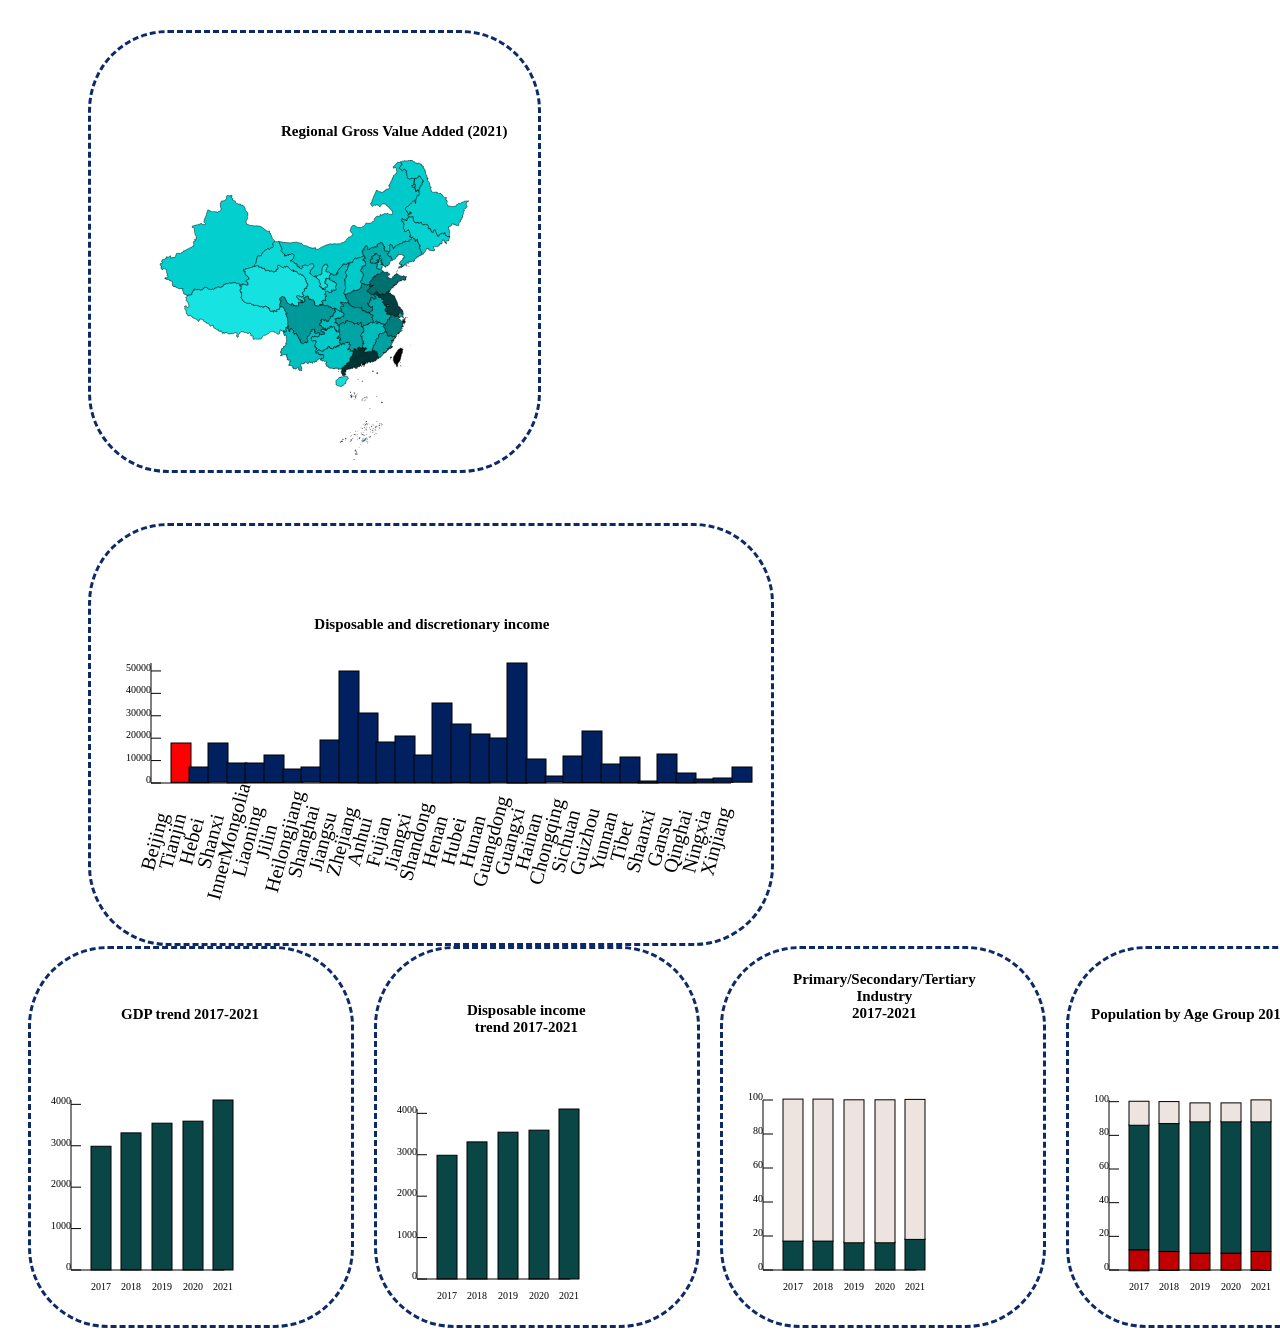
<file: team3/index.html>
<!doctype html><html lang="en"><head><meta charset="UTF-8"><meta http-equiv="X-UA-Compatible" content="IE=edge"><meta name="viewport" content="width=device-width,initial-scale=1"><title>info_vis_project</title><script defer="defer" src="main.js"></script></head><body><div id="root"></div></body></html>
</file>
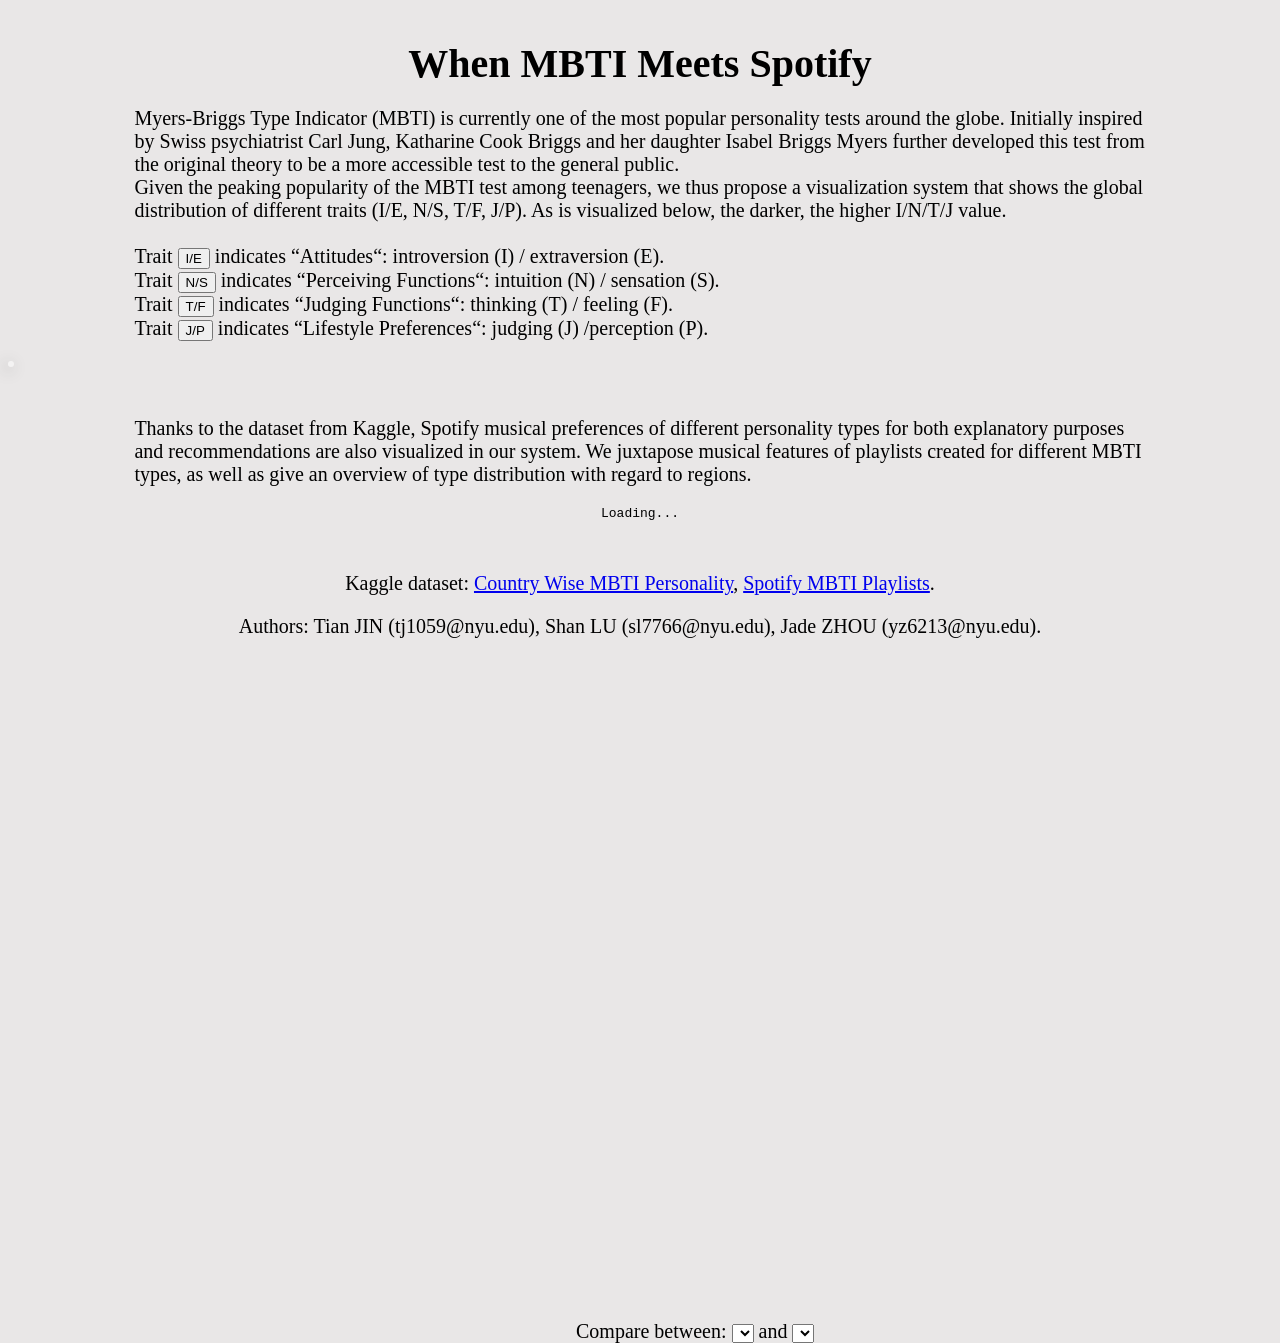
<file: team5/index.html>
<!DOCTYPE html>
<html lang="en">
<head>
    <meta charset="UTF-8">
    <meta http-equiv="X-UA-Compatible" content="IE=edge">
    <meta name="MBTI&Spotify" content="width=device-width, initial-scale=1.0">
    <title>When MBTI Meets Spotify</title>
    <link rel="stylesheet" href="https://hogwild.github.io/infovis2023spring/team5/style.css">
    <script src="https://d3js.org/d3.v5.min.js"></script>


    <script defer src="main.js"></script>
</head>

<div id="wrapper">
    <body>


        <h2> <b> When MBTI Meets Spotify </b> </h2>
    
        <p class="intro">Myers-Briggs Type Indicator (MBTI) is currently one of the most popular personality tests around
            the
            globe. Initially inspired by Swiss psychiatrist Carl Jung, Katharine Cook Briggs and her daughter Isabel Briggs
            Myers further developed this test from the original theory to be a more accessible test to the general public.
            <br> Given the peaking popularity of the MBTI test among teenagers, we thus propose a visualization system that
            shows
            the
            global distribution of different traits (I/E, N/S, T/F, J/P). As is visualized below, the
            darker, the higher I/N/T/J value. <br>
            <br>
            Trait <button id="button1">I/E</button> indicates “Attitudes“: introversion (I) / extraversion
            (E).<br>
            Trait <button id="button2">N/S</button> indicates “Perceiving Functions“: intuition (N) / sensation
            (S).<br>
            Trait <button id="button3">T/F</button> indicates “Judging Functions“: thinking (T) / feeling (F).
            <br>
            Trait <button id="button4">J/P</button> indicates “Lifestyle Preferences“: judging (J) /perception
            (P). </p>
    
    
    
    
        <div id="container">
        </div>
    
        <div id='tooltip'> </div>
    
    
    
        <!-- <h2> <b> When MBTI Meets Spotify </b> </h2> -->
        <br>
        <br>
        <p class="intro">
            Thanks to the dataset from Kaggle, Spotify musical preferences of different personality types for both
            explanatory purposes and recommendations are also visualized in our system. We juxtapose musical
            features of playlists created for different MBTI types, as well as give an overview of type distribution with
            regard to regions.</p>
    
        <div id="root">
        </div>
        <!-- <select id="selectButton"></select>
        <select id="selectButton1"></select> -->
        <p id="bar-title"> Compare between:
            <select id="selectButton"></select> and
            <select id="selectButton1"></select>
        </p>
    
        <div id='barchart'></div>
        <br>
    
        <p>Kaggle dataset:
            <a href="https://www.kaggle.com/code/rajjain/country-wise-mbti-personality">Country
                Wise MBTI Personality</a>,
            <a href="https://www.kaggle.com/datasets/xtrnglc/spotify-mbti-playlists">Spotify MBTI Playlists</a>.</p>
    
        <p>Authors: Tian JIN (tj1059@nyu.edu), Shan LU (sl7766@nyu.edu), Jade ZHOU (yz6213@nyu.edu).</p>
        <br>
        <!-- our main script: -->
        <script type="text/javascript" src="https://hogwild.github.io/infovis2023spring/team5/script.js"></script>
        <script type="text/javascript" src="https://hogwild.github.io/infovis2023spring/team5/selectBars.js"></script>
    
    
    
    </body>
</div>
</html>
</file>
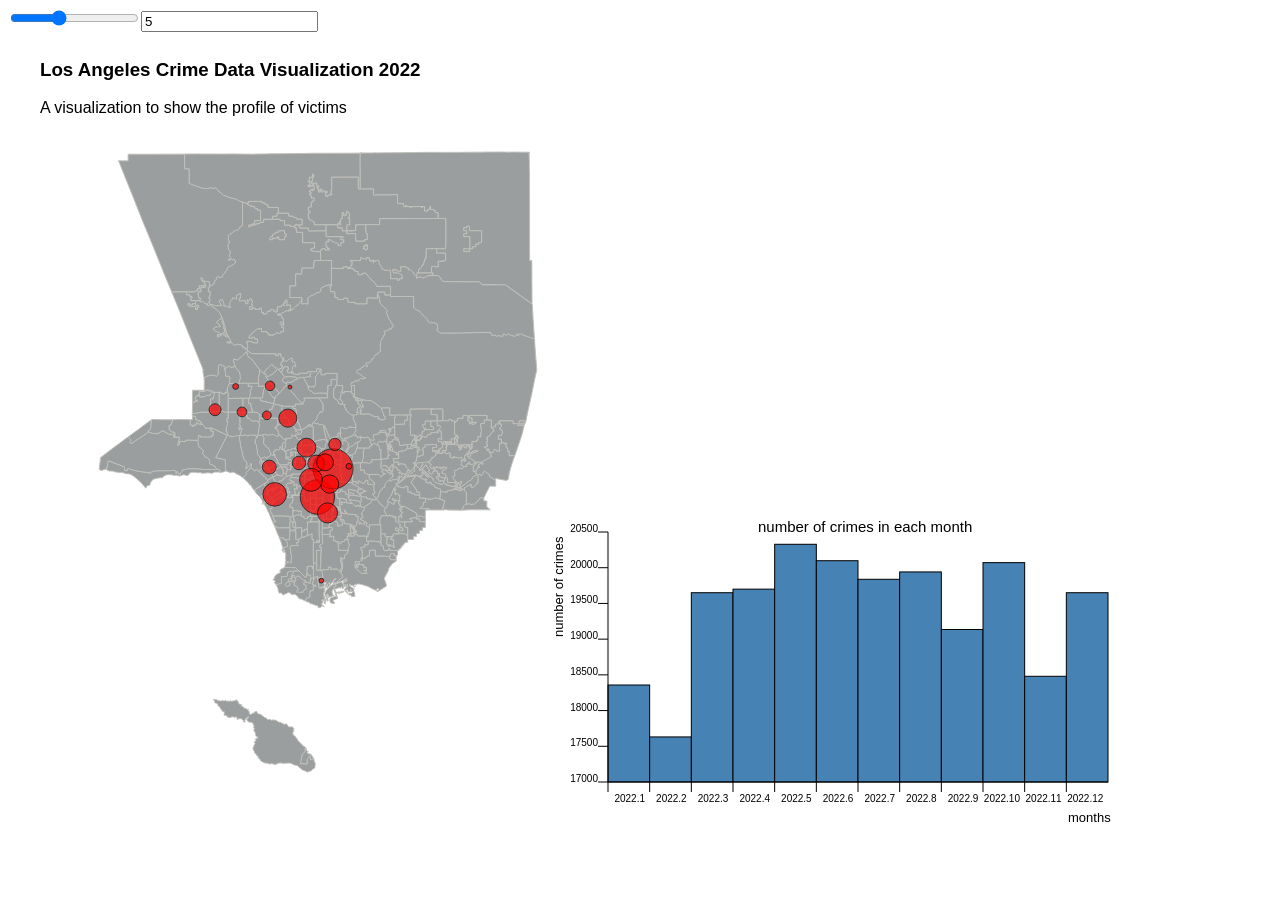
<file: team6/index.html>
<!doctype html><html lang="en"><head><meta charset="UTF-8"><meta http-equiv="X-UA-Compatible" content="IE=edge"><meta name="viewport" content="width=device-width,initial-scale=1"><title>Final Project</title><script defer="defer" src="main.js"></script></head><body><div id="root"></div></body></html>
</file>
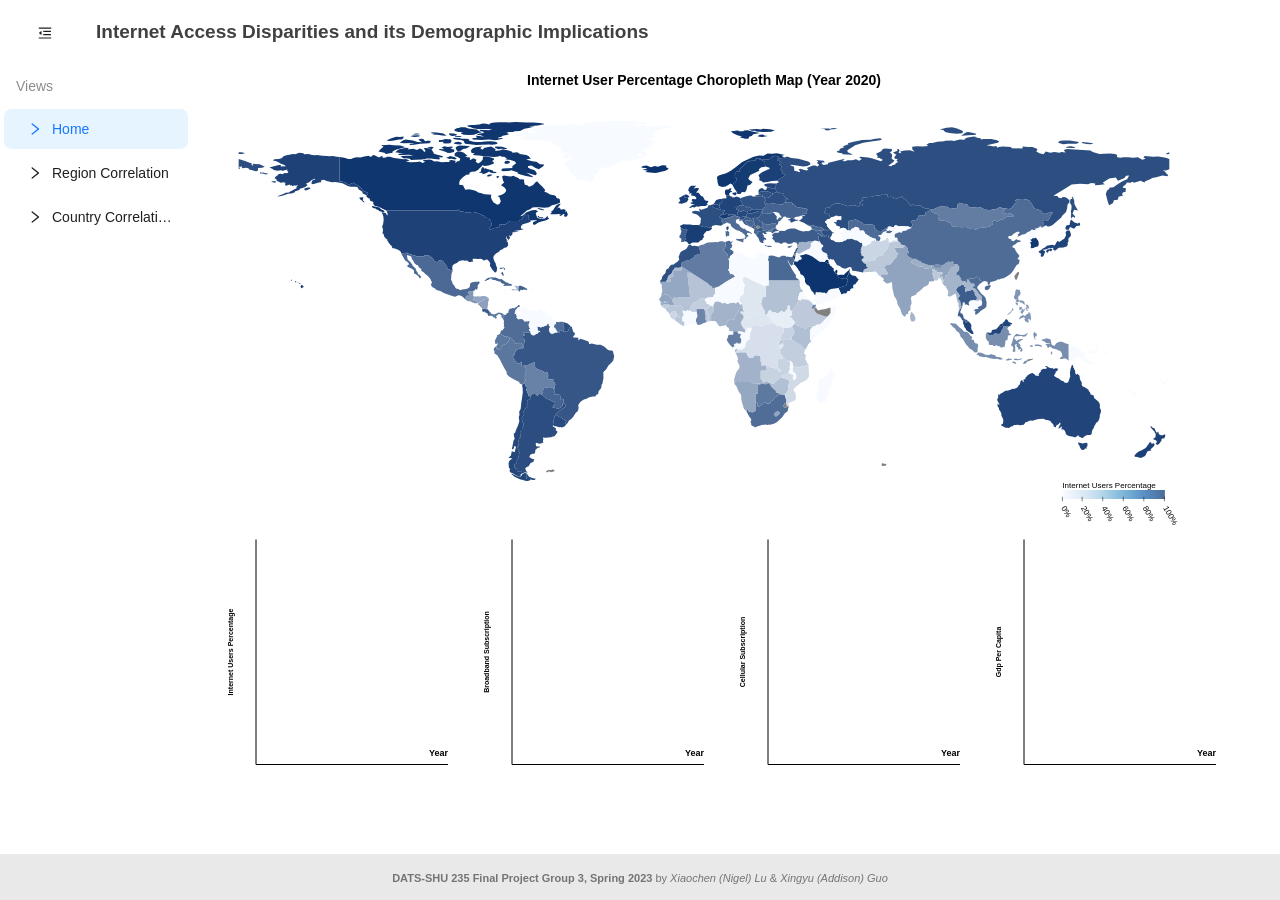
<file: team8/index.html>
<!doctype html><html lang="en"><head><meta charset="UTF-8"><meta http-equiv="X-UA-Compatible" content="IE=edge"><link rel="icon" type="image/x-icon" href="https://hogwild.github.io/infovis2023spring/team8/public/favicon/favicon.ico"><meta name="viewport" content="width=device-width,initial-scale=1"><title>Info-Vis-Spring2023</title><script defer="defer" src="bundle.js"></script></head><body><div id="app" style="position: fixed; top: 0; left: 0; width: 100%; height: 100%"></div></body></html>
</file>
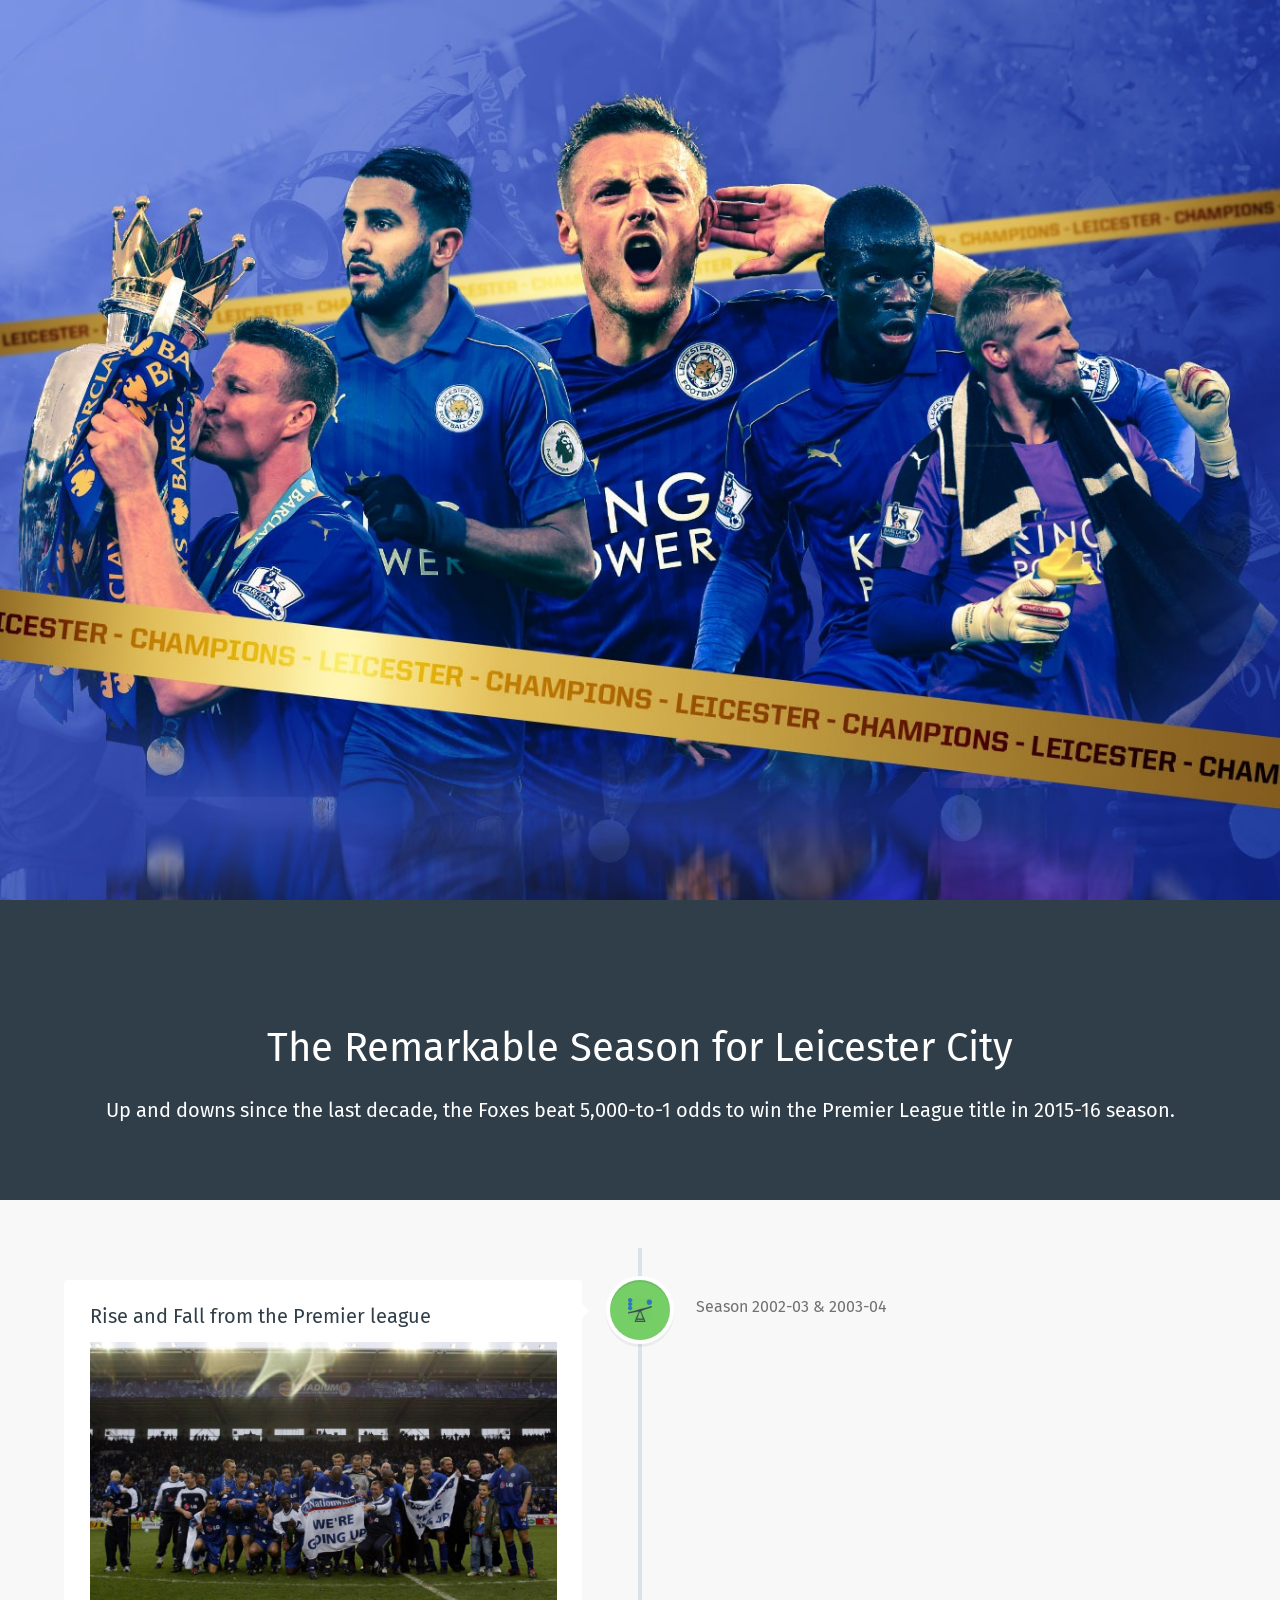
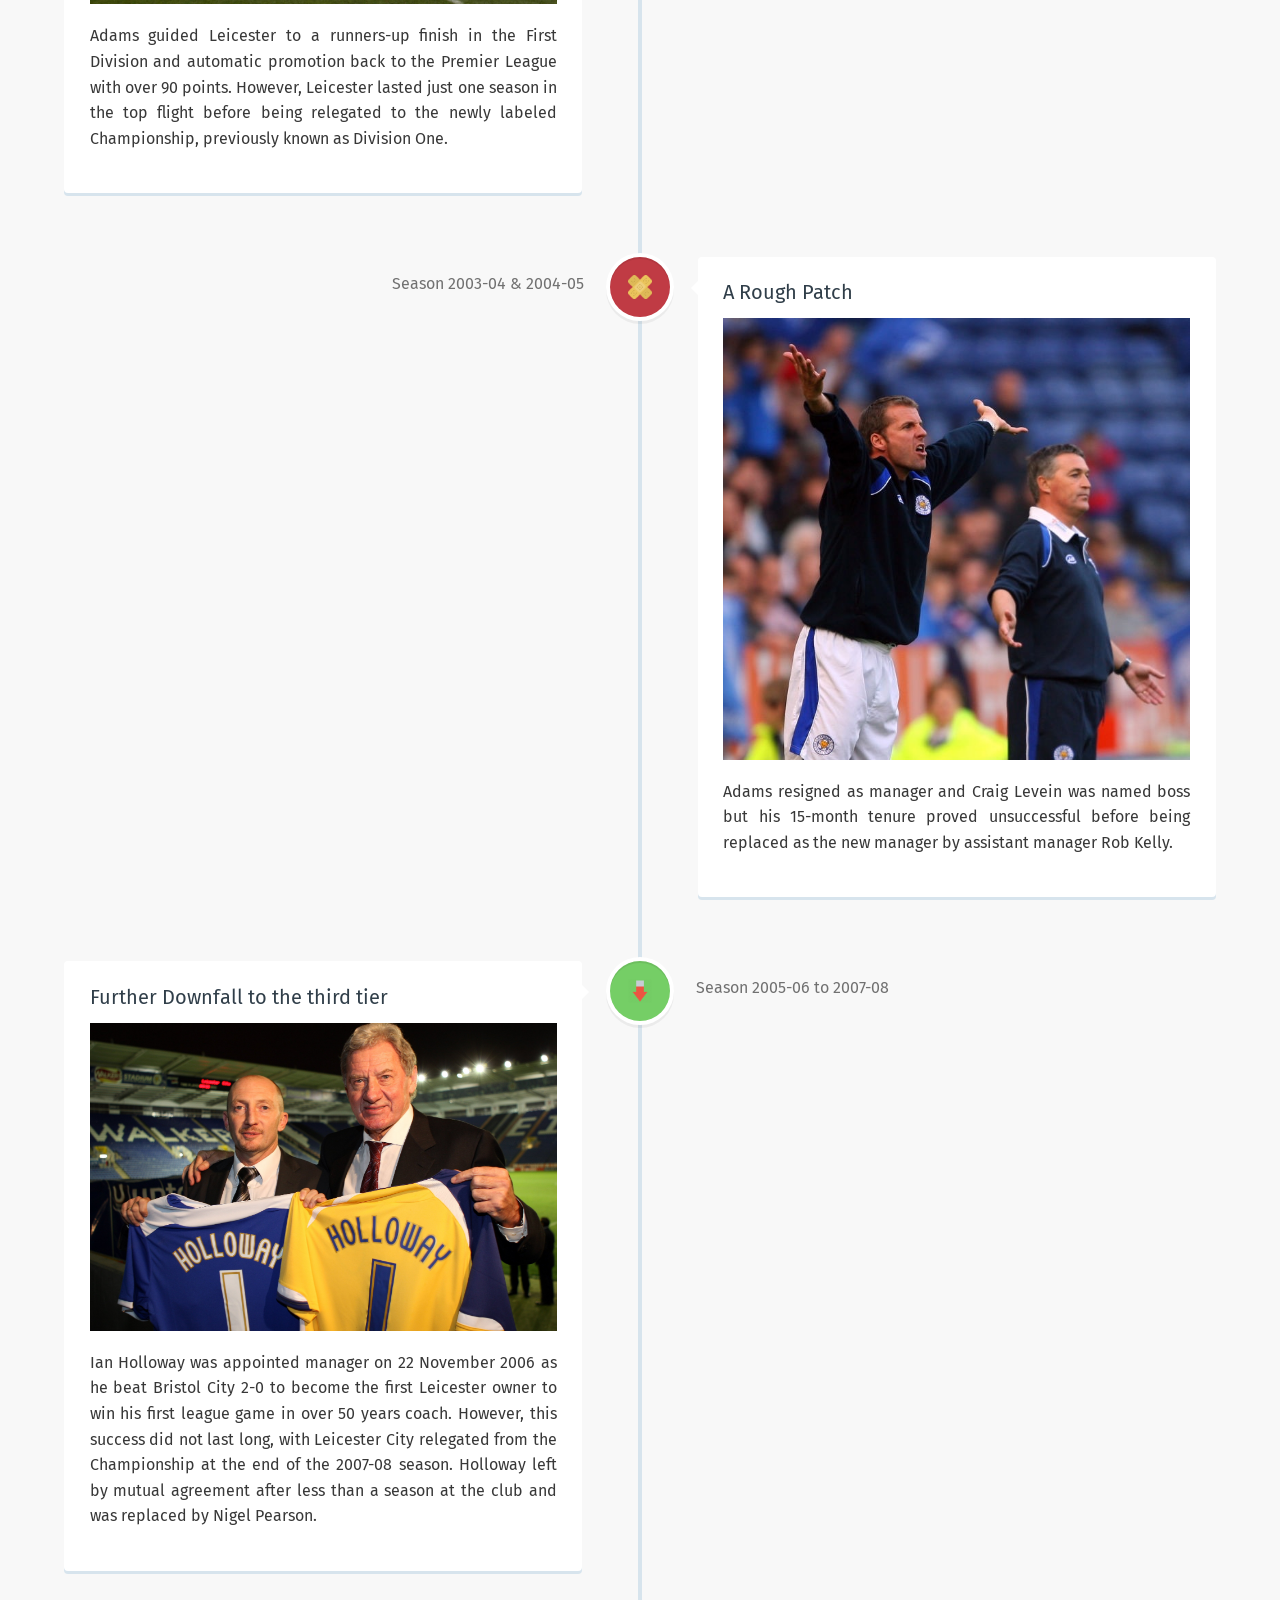
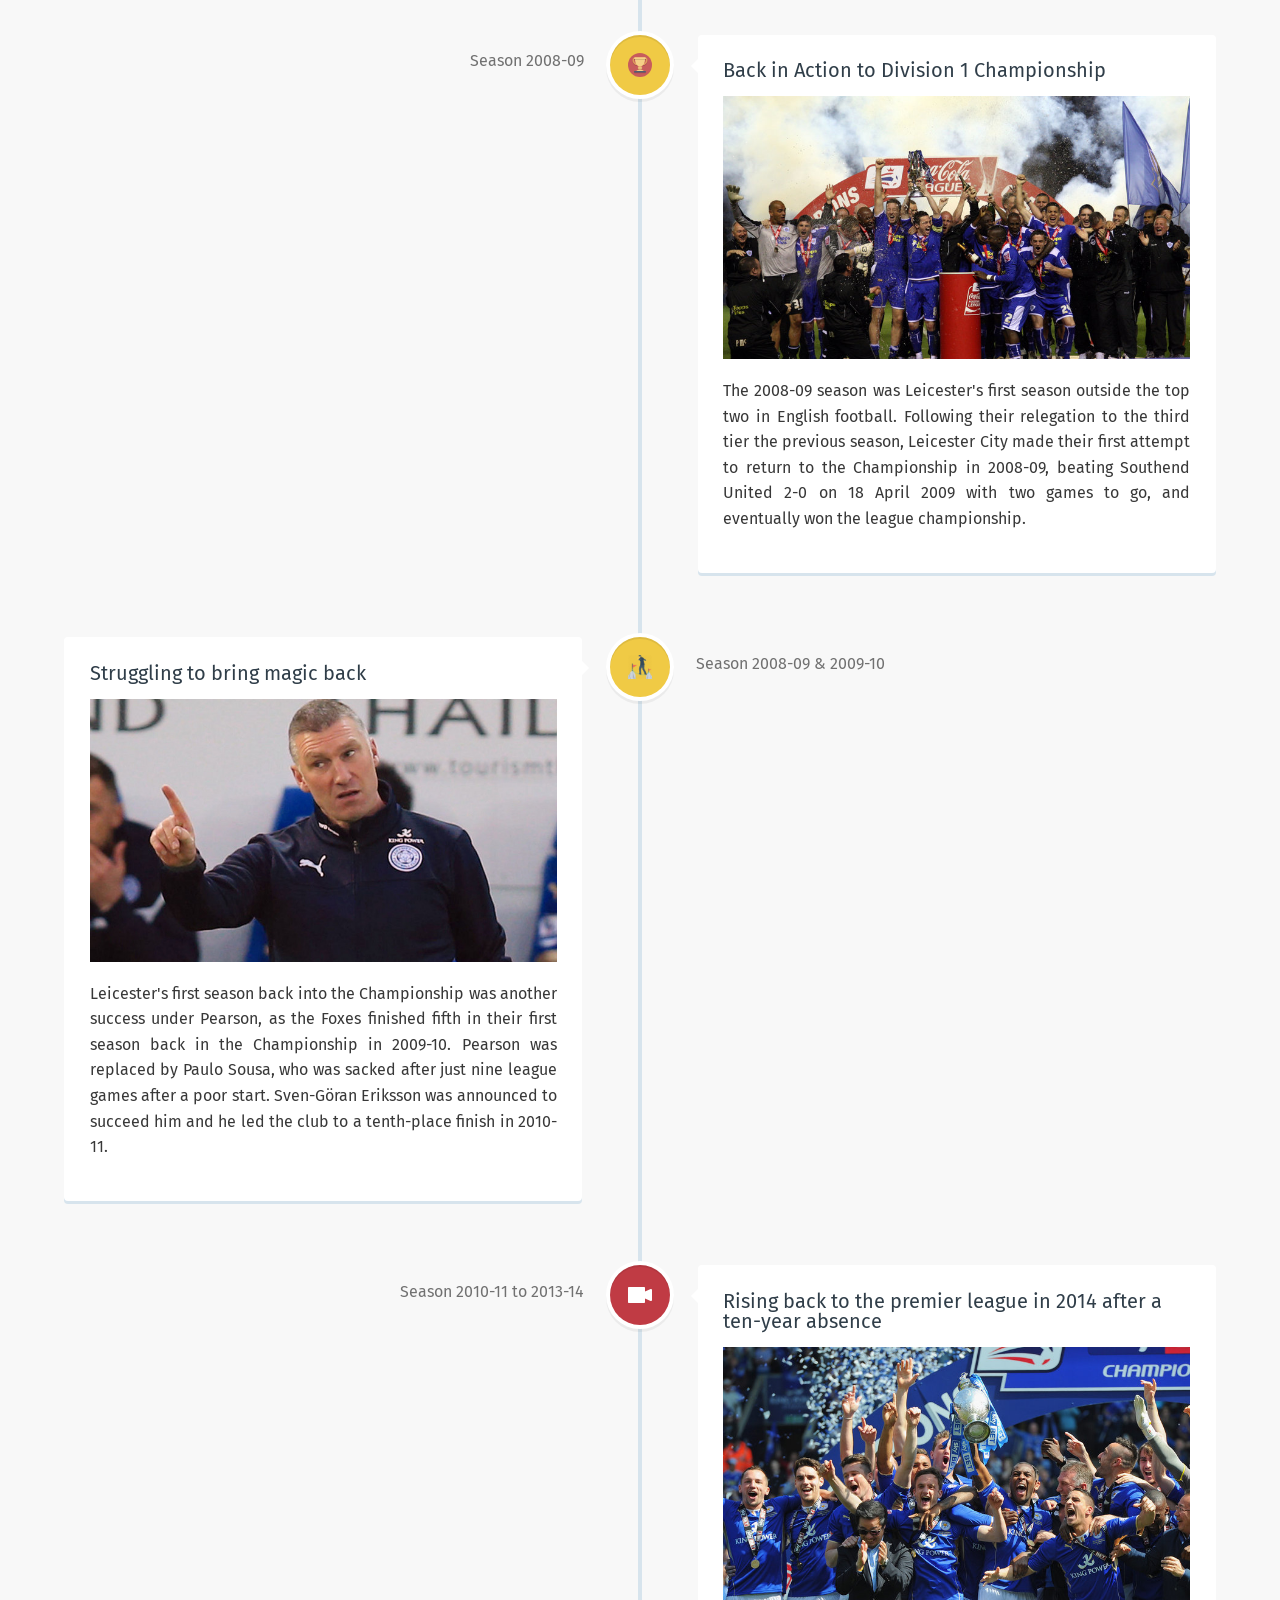
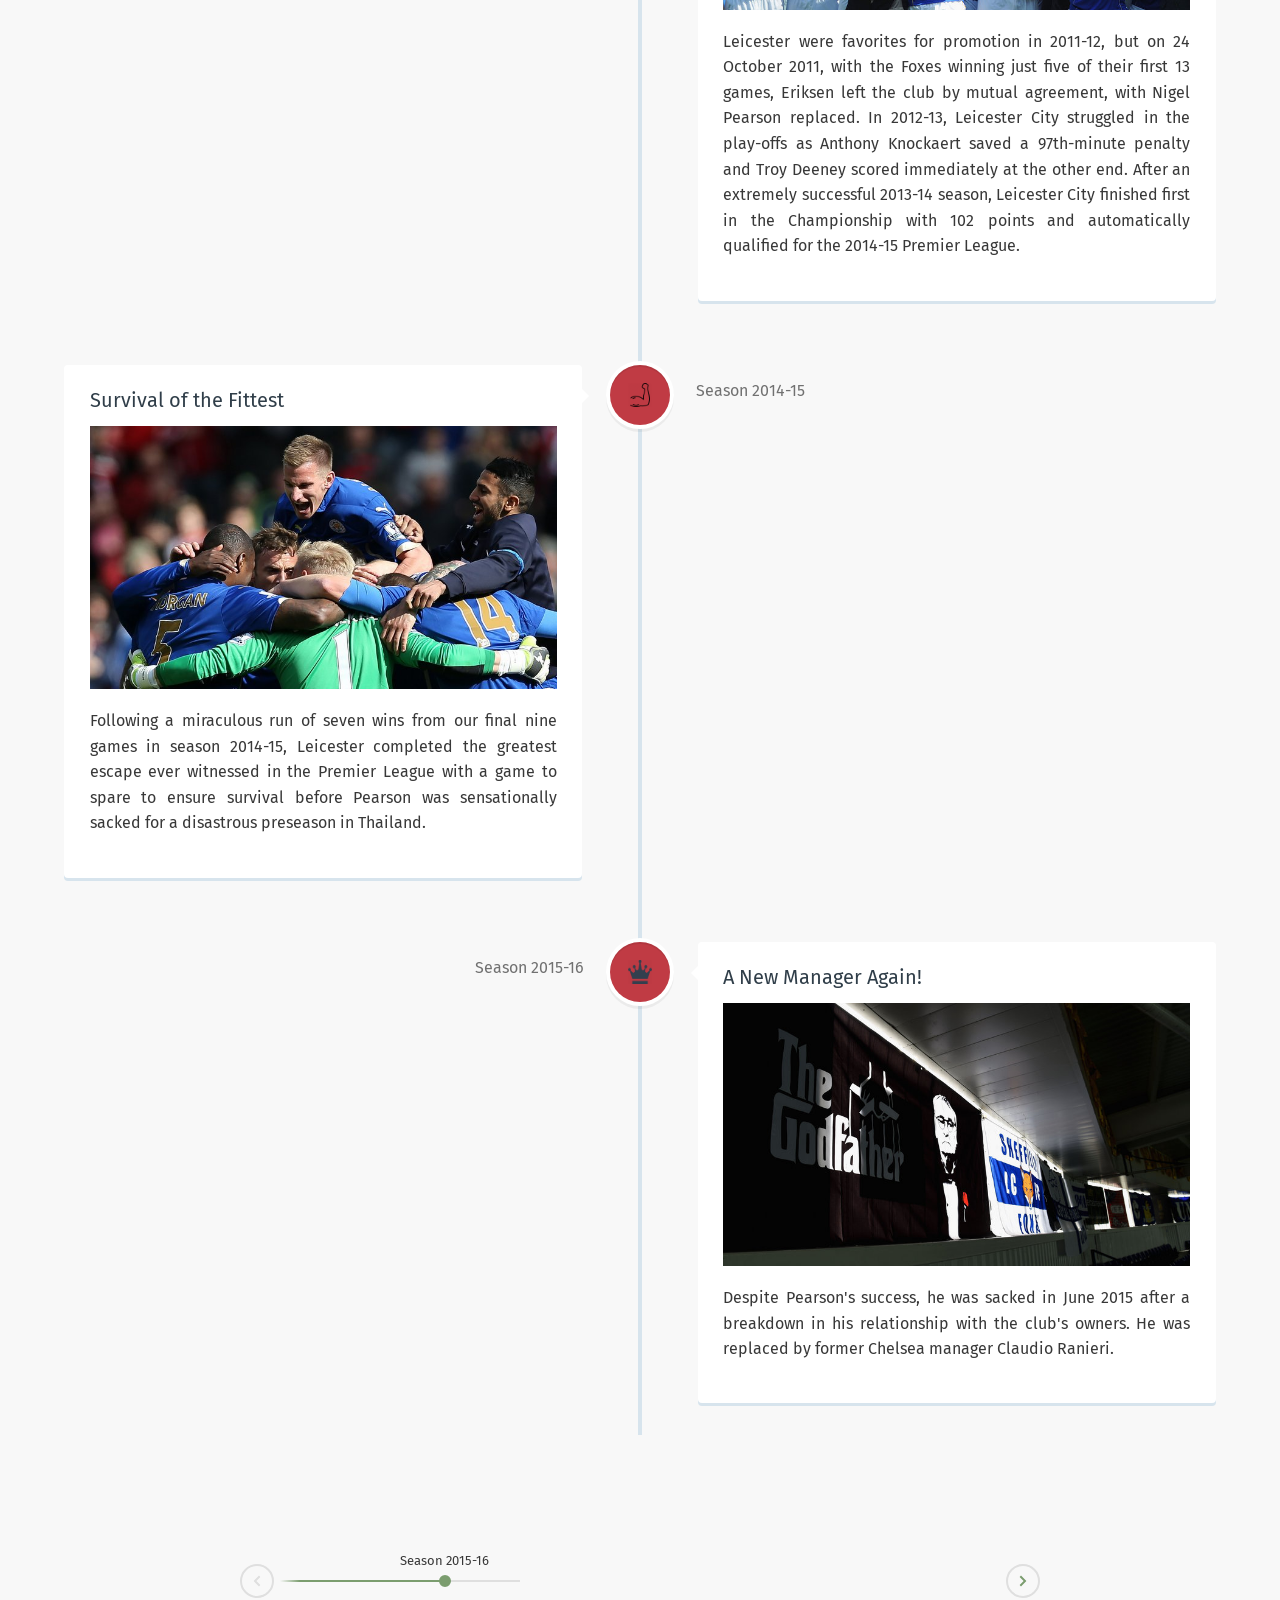
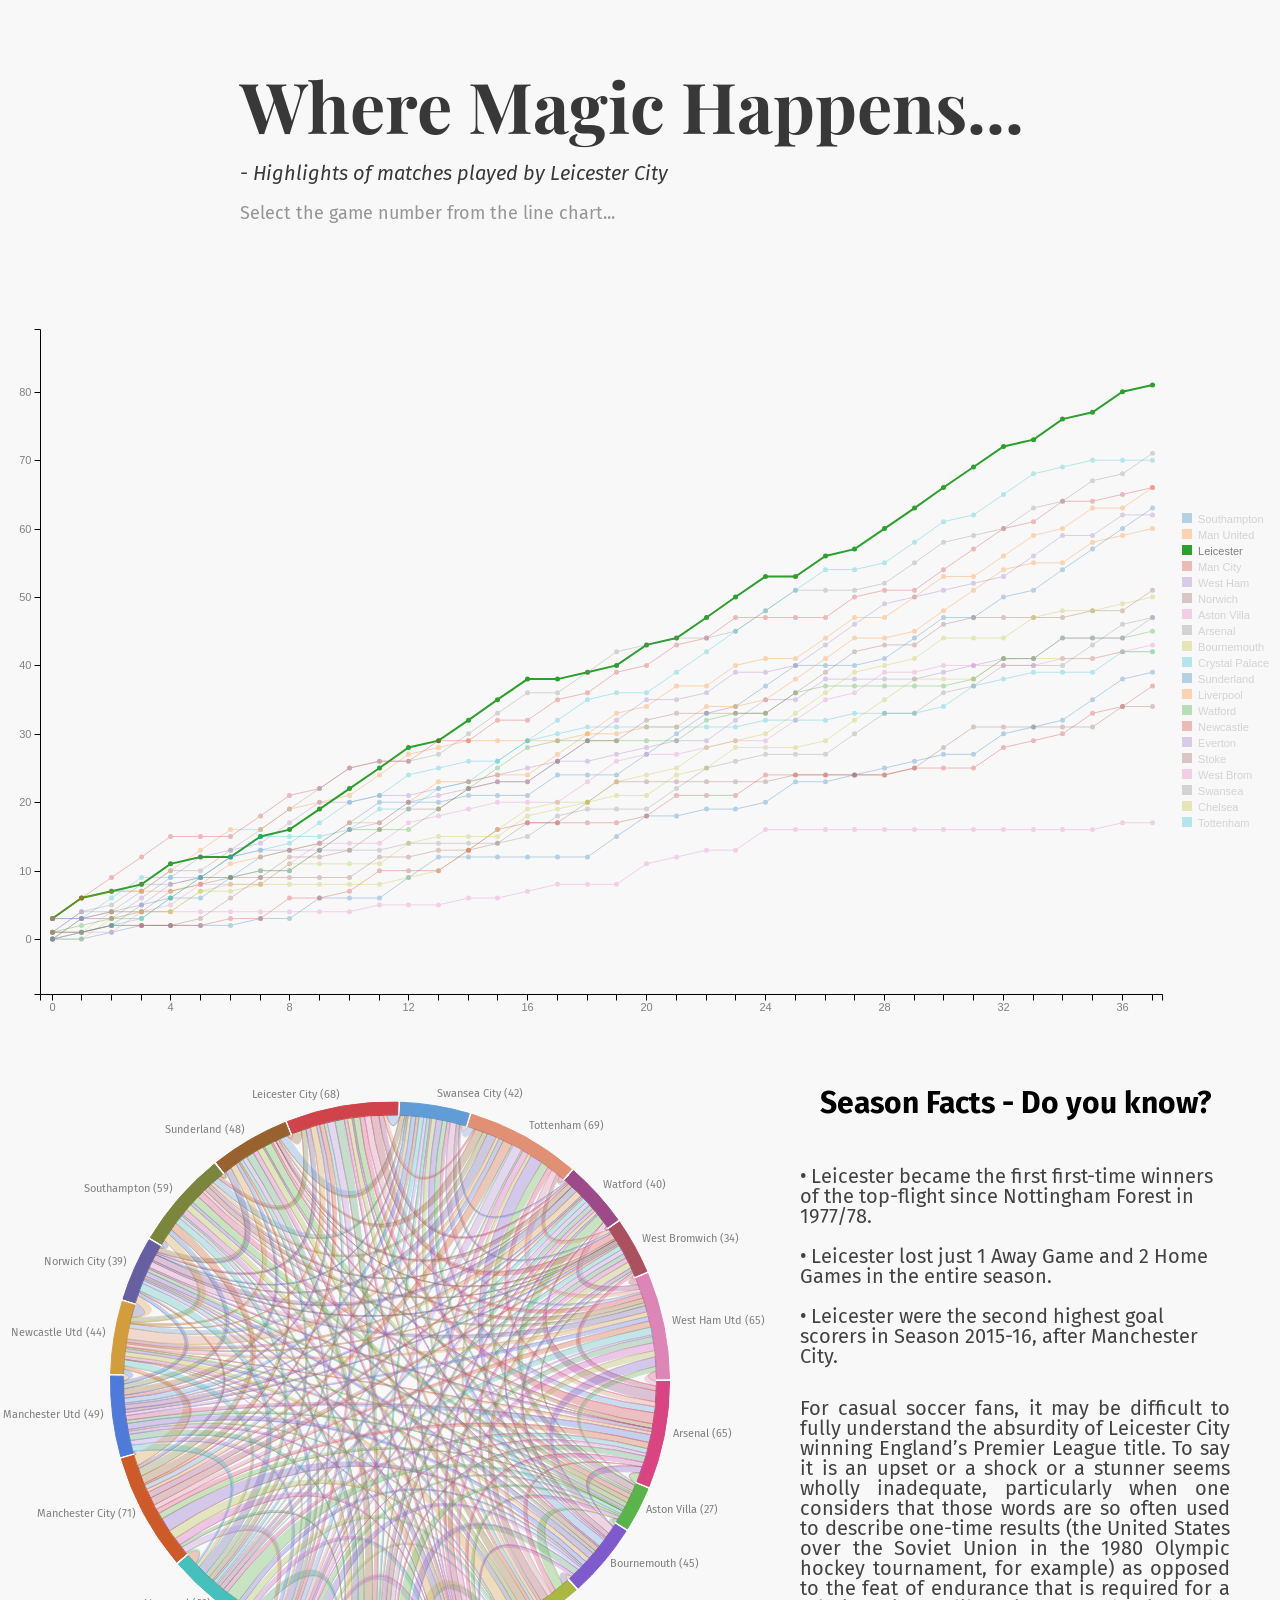
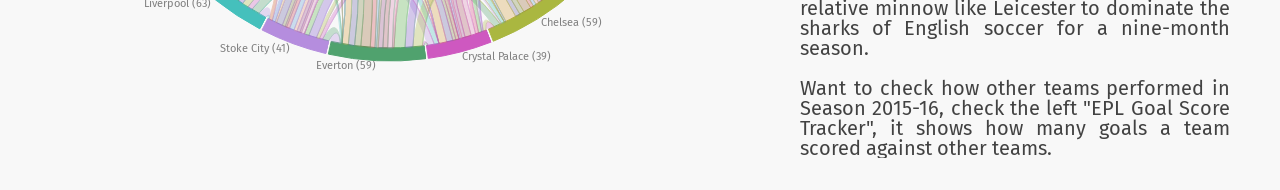
<file: team10/Leicester.html>
<!doctype html>
<html lang="en" class="no-js">
<head>
	<meta charset="UTF-8">
	<meta name="viewport" content="width=device-width, initial-scale=1">

  	<!-- Load d3.js and c3.js -->
  	<script src="https://hogwild.github.io/infovis2023spring/team10/libs/d3.js" charset="utf-8"></script>
  	<script src="https://hogwild.github.io/infovis2023spring/team10/libs/c3.min.js"></script>
	<script src="https://hogwild.github.io/infovis2023spring/team10/libs/modernizr.js"></script> <!-- Modernizr -->
	
	<title>The Remarkable Season for Leicester City</title>

	<style>
		#chart{
		  height: 700px;
		}
	</style>
	<script>
	window.onload = function(){
		let store={}
		function loadData() {
				return Promise.all([
					d3.csv("https://hogwild.github.io/infovis2023spring/team10/data.csv"),
					d3.csv("https://hogwild.github.io/infovis2023spring/team10/events_data.csv")
				]).then(datasets => {
					store.data = datasets[0];
					store.events = datasets[1];
					return store;
				})
			}

		loadData().then((data) => {
		//console.log(data.data);
		cols = []
		currData = []
		currTeam = "";

		for (var entry in data.data)
		{
			if (currTeam === "")
			{
			currTeam = data.data[entry]["Team"];
			currData.push(data.data[entry]["Team"])
			}
			else {
			if (currTeam !== data.data[entry]["Team"])
			{
				cols.push(currData);
				currData = [];
				currData.push(data.data[entry]["Team"]);
			}
			}

			currTeam = data.data[entry]["Team"];

			currData.push(data.data[entry]["Points"])
		}

		var events = {}

		for (var eventEntry in data.events)
		{
			events[eventEntry] = data.events[eventEntry]
		}

		console.log(cols);

		var chart = c3.generate({
		bindto: '#chart',
		data: {
			columns: cols,
			color: function (color, d) {
            
				
				return color;
			}
		},
		legend: {
			position: 'right'
		},
		tooltip: {
			grouped: false, // Default true,
			format: {
				title: function (d) { return 'Data ' + d; },
				value: function (value, ratio, id, d) {
					if (id === 'Leicester')
					{
						$("#matchNum").html("Match Number " + (parseInt(d)+1))
						var ev = events[d]["Event Highlights"];
						console.log(ev);
						$("#newsEvent").html(ev.toString());
						return value;

					}else{
						return value;
					}
				}
	//            value: d3.format(',') // apply this format to both y and y2
			}
		}
		});

		chart.focus("Leicester")

		})
	}

	</script>
</head>
<body>
<!-----Vertical Timeline------------->
	<style>
	body, html {
        height: 100%;
        margin: 0;
    }
		.coverbackground {
			/* The image used */
			background-image: url("https://hogwild.github.io/infovis2023spring/team10/img/Leicester_Cover.jpg");
	
			/* Full height */
			height: 100%;
	
			/* Center and scale the image nicely */
			background-position: center;
			background-repeat: no-repeat;
			background-size: cover;
	
			text-align: center;
			color: white;
		}
	</style>
	<div class="coverbackground"></div>
	<link href='https://fonts.googleapis.com/css?family=Droid+Serif|Open+Sans:400,700' rel='stylesheet' type='text/css'>
	<link rel="stylesheet" href="https://hogwild.github.io/infovis2023spring/team10/libs/reset_vertical.css"> <!-- CSS reset -->
	<link rel="stylesheet" href="https://hogwild.github.io/infovis2023spring/team10/libs/style_vertical.css"> <!-- Resource style -->
	<link rel="stylesheet" href="https://hogwild.github.io/infovis2023spring/team10/libs/demo_vertical.css"> <!-- Demo style -->
	<header>
		<br/><br/><br/><br/><br/><br/><br/><br/>
		<h1 style="font-size:40px;">The Remarkable Season for Leicester City</h1>
		<br/><br/>
		<h1 style="font-size:20px;">Up and downs since the last decade, the Foxes beat 5,000-to-1 odds to win the Premier League title in 2015-16 season.</h1>
	</header>

	<section class="cd-timeline js-cd-timeline">
		<div class="cd-timeline__container">
			<div class="cd-timeline__block js-cd-block">
				<div class="cd-timeline__img cd-timeline__img--picture js-cd-img">
					<img src="https://hogwild.github.io/infovis2023spring/team10/img/cd-icon-seesaw.png" alt="Picture">
				</div> <!-- cd-timeline__img -->
				
				<div class="cd-timeline__content js-cd-content">
					<h2>Rise and Fall from the Premier league</h2>
					<br/>
					<img src="https://hogwild.github.io/infovis2023spring/team10/img/leicester_1.jpg" alt="Leicester Won Division 1 Championship">
					<p align="justify">Adams guided Leicester to a runners-up finish in the First Division and automatic promotion back to the Premier League with over 90 points. However, Leicester lasted just one season in the top flight before being relegated to the newly labeled Championship, previously known as Division One.</p>
					<span class="cd-timeline__date">Season 2002-03 & 2003-04</span>
				</div> <!-- cd-timeline__content -->
			</div> <!-- cd-timeline__block -->

			<div class="cd-timeline__block js-cd-block">
				<div class="cd-timeline__img cd-timeline__img--movie js-cd-img">
					<img src="https://hogwild.github.io/infovis2023spring/team10/img/cd-icon-patch.png" alt="Movie">
				</div> <!-- cd-timeline__img -->

				<div class="cd-timeline__content js-cd-content">
					<h2>A Rough Patch</h2>
					<br/>
					<img src="https://hogwild.github.io/infovis2023spring/team10/img/leicester_2.jpg" alt="A Rough Patch">
					<p align="justify">Adams resigned as manager and Craig Levein was named boss but his 15-month tenure proved unsuccessful before being replaced as the new manager by assistant manager Rob Kelly.</p>
					<span class="cd-timeline__date">Season 2003-04 & 2004-05</span>
				</div> <!-- cd-timeline__content -->
			</div> <!-- cd-timeline__block -->

			<div class="cd-timeline__block js-cd-block">
				<div class="cd-timeline__img cd-timeline__img--picture js-cd-img">
					<img src="https://hogwild.github.io/infovis2023spring/team10/img/cd-icon-downfall.png" alt="Picture">
				</div> <!-- cd-timeline__img -->

				<div class="cd-timeline__content js-cd-content">
					<h2>Further Downfall to the third tier</h2>
					<br/>
					<img src="https://hogwild.github.io/infovis2023spring/team10/img/leicester_3.jpg" alt="Ian Holloway was appointed the manager">
					<p align="justify">Ian Holloway was appointed manager on 22 November 2006 as he beat Bristol City 2-0 to become the first Leicester owner to win his first league game in over 50 years coach. However, this success did not last long, with Leicester City relegated from the Championship at the end of the 2007-08 season. Holloway left by mutual agreement after less than a season at the club and was replaced by Nigel Pearson.</p>
					<span class="cd-timeline__date">Season 2005-06 to 2007-08</span>
				</div> <!-- cd-timeline__content -->
			</div> <!-- cd-timeline__block -->

			<div class="cd-timeline__block js-cd-block">
				<div class="cd-timeline__img cd-timeline__img--location js-cd-img">
					<img src="https://hogwild.github.io/infovis2023spring/team10/img/cd-icon-trophy.svg" alt="Location">
				</div> <!-- cd-timeline__img -->

				<div class="cd-timeline__content js-cd-content">
					<h2>Back in Action to Division 1 Championship</h2>
					<br/>
					<img src="https://hogwild.github.io/infovis2023spring/team10/img/leicester_4.jpg" alt="Leicester Won League 1 Championship">
					<p align="justify">The 2008-09 season was Leicester's first season outside the top two in English football. Following their relegation to the third tier the previous season, Leicester City made their first attempt to return to the Championship in 2008-09, beating Southend United 2-0 on 18 April 2009 with two games to go, and eventually won the league championship.</p>
					<span class="cd-timeline__date">Season 2008-09</span>
				</div> <!-- cd-timeline__content -->
			</div> <!-- cd-timeline__block -->

			<div class="cd-timeline__block js-cd-block">
				<div class="cd-timeline__img cd-timeline__img--location js-cd-img">
					<img src="https://hogwild.github.io/infovis2023spring/team10/img/cd-icon-struggle.png" alt="Location">
				</div> <!-- cd-timeline__img -->

				<div class="cd-timeline__content js-cd-content">
					<h2>Struggling to bring magic back</h2>
					<br/>
					<img src="https://hogwild.github.io/infovis2023spring/team10/img/leicester_5.jpg" alt="Struggling to bring magic back">
					<p align="justify">Leicester's first season back into the Championship was another success under Pearson, as the Foxes finished fifth in their first season back in the Championship in 2009-10. Pearson was replaced by Paulo Sousa, who was sacked after just nine league games after a poor start. Sven-Göran Eriksson was announced to succeed him and he led the club to a tenth-place finish in 2010-11.
					</p>
					<span class="cd-timeline__date">Season 2008-09 & 2009-10</span>
				</div> <!-- cd-timeline__content -->
			</div> <!-- cd-timeline__block -->

			<div class="cd-timeline__block js-cd-block">
				<div class="cd-timeline__img cd-timeline__img--movie js-cd-img">
					<img src="https://hogwild.github.io/infovis2023spring/team10/img/cd-icon-movie.svg" alt="Movie">
				</div> <!-- cd-timeline__img -->

				<div class="cd-timeline__content js-cd-content">
					<h2>Rising back to the premier league in 2014 after a ten-year absence</h2>
					<br/>
					<img src="https://hogwild.github.io/infovis2023spring/team10/img/leicester_6.jpg" alt="Rising back to the premier league in 2014 after a ten-year absence">
					<p align="justify">Leicester were favorites for promotion in 2011-12, but on 24 October 2011, with the Foxes winning just five of their first 13 games, Eriksen left the club by mutual agreement, with Nigel Pearson replaced. In 2012-13, Leicester City struggled in the play-offs as Anthony Knockaert saved a 97th-minute penalty and Troy Deeney scored immediately at the other end. After an extremely successful 2013-14 season, Leicester City finished first in the Championship with 102 points and automatically qualified for the 2014-15 Premier League.
					</p>
					<span class="cd-timeline__date">Season 2010-11 to 2013-14</span>
				</div> <!-- cd-timeline__content -->
			</div> <!-- cd-timeline__block -->

			<div class="cd-timeline__block js-cd-block">
					<div class="cd-timeline__img cd-timeline__img--movie js-cd-img">
						<img src="https://hogwild.github.io/infovis2023spring/team10/img/cd-icon-fit.png" alt="Movie">
					</div> <!-- cd-timeline__img -->
	
					<div class="cd-timeline__content js-cd-content">
						<h2>Survival of the Fittest</h2>
						<br/>
						<img src="https://hogwild.github.io/infovis2023spring/team10/img/leicester_7.jpg" alt="Survival of the Fittest">
						<p align="justify">Following a miraculous run of seven wins from our final nine games in season 2014-15, Leicester completed the
							greatest escape ever witnessed in the Premier League with a game to spare to ensure survival before Pearson was sensationally sacked for a disastrous preseason in Thailand.</p>
						<span class="cd-timeline__date">Season 2014-15</span>
					</div> <!-- cd-timeline__content -->
			</div> <!-- cd-timeline__block -->

			<div class="cd-timeline__block js-cd-block">
					<div class="cd-timeline__img cd-timeline__img--movie js-cd-img">
						<img src="https://hogwild.github.io/infovis2023spring/team10/img/cd-icon-king.png" alt="Movie">
					</div> <!-- cd-timeline__img -->
	
					<div class="cd-timeline__content js-cd-content">
						<h2>A New Manager Again!</h2>
						<br/>
						<img src="https://hogwild.github.io/infovis2023spring/team10/img/leicester_8.jpg" alt="Claudio Ranieri">
						<p align="justify">Despite Pearson's success, he was sacked in June 2015 after a 
							breakdown in his relationship with the club's owners. He was replaced by former Chelsea manager Claudio Ranieri.
						</p>
						<span class="cd-timeline__date">Season 2015-16</span>
					</div> <!-- cd-timeline__content -->
			</div> <!-- cd-timeline__block -->
		</div>
	</section> <!-- cd-timeline -->
	
<script src="https://hogwild.github.io/infovis2023spring/team10/libs/main_vertical.js"></script> <!-- Resource JavaScript -->

<!------------------Horizontal Timeline------------------->
	<link href='https://fonts.googleapis.com/css?family=Playfair+Display:700,900|Fira+Sans:400,400italic' rel='stylesheet' type='text/css'>
	<link rel="stylesheet" href="https://hogwild.github.io/infovis2023spring/team10/libs/reset.css"> <!-- CSS reset -->
	<link rel="stylesheet" href="https://hogwild.github.io/infovis2023spring/team10/libs/style.css"> <!-- Resource style -->
	<link href="https://hogwild.github.io/infovis2023spring/team10/libs/c3.css" rel="stylesheet">

	<section class="cd-horizontal-timeline">
		<div class="timeline">
			<div class="events-wrapper">
				<div class="events">
					<ol>
						
						<li><a href="#0" data-date="03/03/2015" class="selected">Season 2015-16</a></li>
					</ol>

					<span class="filling-line" aria-hidden="true"></span>
				</div> <!-- .events -->
			</div> <!-- .events-wrapper -->

			<ul class="cd-timeline-navigation">
				<li><a href="#0" class="prev inactive">Prev</a></li>
				<li><a href="#0" class="next">Next</a></li>
			</ul> <!-- .cd-timeline-navigation -->
		</div> <!-- .timeline -->

		<div class="events-content">
			<ol>
				<li class="selected" data-date="03/03/2015">
					<h2 id="eventTitle">Where Magic Happens...</h2>
					<em id="matchNum">Highlights of matches played by Leicester City</em>
					<p id="newsEvent">Select the game number from the line chart...</p>
				</li>
			</ol>
		</div> <!-- .events-content -->
	</section>

<!----------------Line Chart------------------------------------>
	<div id="chart"></div>
	<div style="width: 100%; overflow: hidden;">
			<div id="chart2" style="width: 800px; float: left;"></div>
			<div style="margin-left: 620px; margin-right: 50px;">
				<br/><br/><br/><br/>
				<p align="center" style="font-size:30px; font-weight: bold; color: black;">Season Facts - Do you know?</p>
				<br/><br/>
				<br/>
				<ul style="font-size:20px; color: #424242;">
					<li>• Leicester became the first first-time winners of the top-flight since Nottingham Forest in 1977/78.</li>
					<br/>
					<li>• Leicester lost just 1 Away Game and 2 Home Games in the entire season.</li>
					<br/>
					<li>• Leicester were the second highest goal scorers in Season 2015-16, after Manchester City.</li>
				</ul>
				<br/><br/>
				<p align="justify" style="font-size:20px; color: #424242;">
					For casual soccer fans, it may be difficult to fully understand the absurdity of Leicester City 
					winning England’s Premier League title. To say it is an upset or a shock or a stunner seems wholly inadequate, 
					particularly when one considers that those words are so often used to describe one-time results (the United States 
					over the Soviet Union in the 1980 Olympic hockey tournament, for example) as opposed to the feat of endurance 
					that is required for a relative minnow like Leicester to dominate the sharks of English soccer for a nine-month season.
					<br/><br/>
					Want to check how other teams performed in Season 2015-16, check the left "EPL Goal Score Tracker", it shows how many goals a team scored against other teams.
				</p>
			</div>
	</div>
	<script src="https://hogwild.github.io/infovis2023spring/team10/libs/jquery-2.1.4.js"></script>
	<script src="https://hogwild.github.io/infovis2023spring/team10/libs/jquery.mobile.custom.min.js"></script>
	<script src="https://hogwild.github.io/infovis2023spring/team10/libs/main.js"></script> <!-- Resource jQuery -->
	<br/>
	<br/>
<!-------------------Circular Chart------------------------------------->
	<style>
		body {
		  height: 100%;
		}
	
		svg text{
		  fill:grey;
		  font-size:11px;
		}
		svg .values text{
		  pointer-events:none;
		  stroke-width: 0.5px;
		}
		.groups:hover{
		  cursor:pointer;
		  font-weight:bold;
		}
		#chart2{
			height: 100%;
			width: 50%;
		}
	</style>
	<script src="https://hogwild.github.io/infovis2023spring/team10/libs/d3.js"></script>
	<script src="https://hogwild.github.io/infovis2023spring/team10/libs/viz.v1.1.0.min.js"></script>
	<script>
	// Transformed Team-wise EPL Season 2015-16 Data
	var season_data = [['Arsenal','Aston Villa',6]
	,['Arsenal','Bournemouth',4]
	,['Arsenal','Chelsea',0]
	,['Arsenal','Crystal Palace',3]
	,['Arsenal','Everton',4]
	,['Arsenal','Leicester City',7]
	,['Arsenal','Liverpool',3]
	,['Arsenal','Manchester City',4]
	,['Arsenal','Manchester Utd',5]
	,['Arsenal','Newcastle Utd',2]
	,['Arsenal','Norwich City',2]
	,['Arsenal','Southampton',0]
	,['Arsenal','Stoke City',2]
	,['Arsenal','Sunderland',3]
	,['Arsenal','Swansea City',4]
	,['Arsenal','Tottenham',3]
	,['Arsenal','Watford',7]
	,['Arsenal','West Bromwich',3]
	,['Arsenal','West Ham Utd',3]
	,['Aston Villa','Arsenal',0]
	,['Aston Villa','Bournemouth',2]
	,['Aston Villa','Chelsea',0]
	,['Aston Villa','Crystal Palace',2]
	,['Aston Villa','Everton',1]
	,['Aston Villa','Leicester City',3]
	,['Aston Villa','Liverpool',2]
	,['Aston Villa','Manchester City',0]
	,['Aston Villa','Manchester Utd',0]
	,['Aston Villa','Newcastle Utd',1]
	,['Aston Villa','Norwich City',2]
	,['Aston Villa','Southampton',3]
	,['Aston Villa','Stoke City',1]
	,['Aston Villa','Sunderland',3]
	,['Aston Villa','Swansea City',1]
	,['Aston Villa','Tottenham',1]
	,['Aston Villa','Watford',4]
	,['Aston Villa','West Bromwich',0]
	,['Aston Villa','West Ham Utd',1]
	,['Bournemouth','Arsenal',0]
	,['Bournemouth','Aston Villa',2]
	,['Bournemouth','Chelsea',2]
	,['Bournemouth','Crystal Palace',2]
	,['Bournemouth','Everton',4]
	,['Bournemouth','Leicester City',1]
	,['Bournemouth','Liverpool',1]
	,['Bournemouth','Manchester City',1]
	,['Bournemouth','Manchester Utd',3]
	,['Bournemouth','Newcastle Utd',3]
	,['Bournemouth','Norwich City',4]
	,['Bournemouth','Southampton',2]
	,['Bournemouth','Stoke City',2]
	,['Bournemouth','Sunderland',3]
	,['Bournemouth','Swansea City',5]
	,['Bournemouth','Tottenham',1]
	,['Bournemouth','Watford',1]
	,['Bournemouth','West Bromwich',3]
	,['Bournemouth','West Ham Utd',5]
	,['Chelsea','Arsenal',3]
	,['Chelsea','Aston Villa',6]
	,['Chelsea','Bournemouth',4]
	,['Chelsea','Crystal Palace',4]
	,['Chelsea','Everton',4]
	,['Chelsea','Leicester City',2]
	,['Chelsea','Liverpool',2]
	,['Chelsea','Manchester City',0]
	,['Chelsea','Manchester Utd',1]
	,['Chelsea','Newcastle Utd',7]
	,['Chelsea','Norwich City',3]
	,['Chelsea','Southampton',3]
	,['Chelsea','Stoke City',1]
	,['Chelsea','Sunderland',5]
	,['Chelsea','Swansea City',2]
	,['Chelsea','Tottenham',2]
	,['Chelsea','Watford',2]
	,['Chelsea','West Bromwich',5]
	,['Chelsea','West Ham Utd',3]
	,['Crystal Palace','Arsenal',2]
	,['Crystal Palace','Aston Villa',2]
	,['Crystal Palace','Bournemouth',1]
	,['Crystal Palace','Chelsea',2]
	,['Crystal Palace','Everton',1]
	,['Crystal Palace','Leicester City',0]
	,['Crystal Palace','Liverpool',3]
	,['Crystal Palace','Manchester City',0]
	,['Crystal Palace','Manchester Utd',0]
	,['Crystal Palace','Newcastle Utd',5]
	,['Crystal Palace','Norwich City',4]
	,['Crystal Palace','Southampton',2]
	,['Crystal Palace','Stoke City',4]
	,['Crystal Palace','Sunderland',2]
	,['Crystal Palace','Swansea City',1]
	,['Crystal Palace','Tottenham',1]
	,['Crystal Palace','Watford',2]
	,['Crystal Palace','West Bromwich',4]
	,['Crystal Palace','West Ham Utd',3]
	,['Everton','Arsenal',1]
	,['Everton','Aston Villa',7]
	,['Everton','Bournemouth',5]
	,['Everton','Chelsea',6]
	,['Everton','Crystal Palace',1]
	,['Everton','Leicester City',3]
	,['Everton','Liverpool',1]
	,['Everton','Manchester City',0]
	,['Everton','Manchester Utd',0]
	,['Everton','Newcastle Utd',4]
	,['Everton','Norwich City',4]
	,['Everton','Southampton',4]
	,['Everton','Stoke City',6]
	,['Everton','Sunderland',6]
	,['Everton','Swansea City',1]
	,['Everton','Tottenham',1]
	,['Everton','Watford',3]
	,['Everton','West Bromwich',3]
	,['Everton','West Ham Utd',3]
	,['Leicester City','Arsenal',3]
	,['Leicester City','Aston Villa',4]
	,['Leicester City','Bournemouth',1]
	,['Leicester City','Chelsea',3]
	,['Leicester City','Crystal Palace',2]
	,['Leicester City','Everton',6]
	,['Leicester City','Liverpool',2]
	,['Leicester City','Manchester City',3]
	,['Leicester City','Manchester Utd',2]
	,['Leicester City','Newcastle Utd',4]
	,['Leicester City','Norwich City',3]
	,['Leicester City','Southampton',3]
	,['Leicester City','Stoke City',5]
	,['Leicester City','Sunderland',6]
	,['Leicester City','Swansea City',7]
	,['Leicester City','Tottenham',2]
	,['Leicester City','Watford',3]
	,['Leicester City','West Bromwich',5]
	,['Leicester City','West Ham Utd',4]
	,['Liverpool','Arsenal',3]
	,['Liverpool','Aston Villa',9]
	,['Liverpool','Bournemouth',3]
	,['Liverpool','Chelsea',4]
	,['Liverpool','Crystal Palace',3]
	,['Liverpool','Everton',5]
	,['Liverpool','Leicester City',1]
	,['Liverpool','Manchester City',7]
	,['Liverpool','Manchester Utd',1]
	,['Liverpool','Newcastle Utd',2]
	,['Liverpool','Norwich City',6]
	,['Liverpool','Southampton',3]
	,['Liverpool','Stoke City',5]
	,['Liverpool','Sunderland',3]
	,['Liverpool','Swansea City',2]
	,['Liverpool','Tottenham',1]
	,['Liverpool','Watford',2]
	,['Liverpool','West Bromwich',3]
	,['Liverpool','West Ham Utd',0]
	,['Manchester City','Arsenal',3]
	,['Manchester City','Aston Villa',4]
	,['Manchester City','Bournemouth',9]
	,['Manchester City','Chelsea',6]
	,['Manchester City','Crystal Palace',5]
	,['Manchester City','Everton',2]
	,['Manchester City','Leicester City',1]
	,['Manchester City','Liverpool',1]
	,['Manchester City','Manchester Utd',0]
	,['Manchester City','Newcastle Utd',7]
	,['Manchester City','Norwich City',2]
	,['Manchester City','Southampton',5]
	,['Manchester City','Stoke City',4]
	,['Manchester City','Sunderland',5]
	,['Manchester City','Swansea City',3]
	,['Manchester City','Tottenham',2]
	,['Manchester City','Watford',4]
	,['Manchester City','West Bromwich',5]
	,['Manchester City','West Ham Utd',3]
	,['Manchester Utd','Arsenal',3]
	,['Manchester Utd','Aston Villa',2]
	,['Manchester Utd','Bournemouth',4]
	,['Manchester Utd','Chelsea',1]
	,['Manchester Utd','Crystal Palace',2]
	,['Manchester Utd','Everton',4]
	,['Manchester Utd','Leicester City',2]
	,['Manchester Utd','Liverpool',4]
	,['Manchester Utd','Manchester City',1]
	,['Manchester Utd','Newcastle Utd',3]
	,['Manchester Utd','Norwich City',2]
	,['Manchester Utd','Southampton',3]
	,['Manchester Utd','Stoke City',3]
	,['Manchester Utd','Sunderland',4]
	,['Manchester Utd','Swansea City',3]
	,['Manchester Utd','Tottenham',1]
	,['Manchester Utd','Watford',3]
	,['Manchester Utd','West Bromwich',2]
	,['Manchester Utd','West Ham Utd',2]
	,['Newcastle Utd','Arsenal',0]
	,['Newcastle Utd','Aston Villa',1]
	,['Newcastle Utd','Bournemouth',2]
	,['Newcastle Utd','Chelsea',3]
	,['Newcastle Utd','Crystal Palace',2]
	,['Newcastle Utd','Everton',0]
	,['Newcastle Utd','Leicester City',0]
	,['Newcastle Utd','Liverpool',4]
	,['Newcastle Utd','Manchester City',2]
	,['Newcastle Utd','Manchester Utd',3]
	,['Newcastle Utd','Norwich City',8]
	,['Newcastle Utd','Southampton',3]
	,['Newcastle Utd','Stoke City',0]
	,['Newcastle Utd','Sunderland',1]
	,['Newcastle Utd','Swansea City',3]
	,['Newcastle Utd','Tottenham',7]
	,['Newcastle Utd','Watford',2]
	,['Newcastle Utd','West Bromwich',1]
	,['Newcastle Utd','West Ham Utd',2]
	,['Norwich City','Arsenal',1]
	,['Norwich City','Aston Villa',2]
	,['Norwich City','Bournemouth',3]
	,['Norwich City','Chelsea',1]
	,['Norwich City','Crystal Palace',1]
	,['Norwich City','Everton',1]
	,['Norwich City','Leicester City',1]
	,['Norwich City','Liverpool',5]
	,['Norwich City','Manchester City',1]
	,['Norwich City','Manchester Utd',2]
	,['Norwich City','Newcastle Utd',5]
	,['Norwich City','Southampton',1]
	,['Norwich City','Stoke City',2]
	,['Norwich City','Sunderland',3]
	,['Norwich City','Swansea City',1]
	,['Norwich City','Tottenham',0]
	,['Norwich City','Watford',4]
	,['Norwich City','West Bromwich',1]
	,['Norwich City','West Ham Utd',4]
	,['Southampton','Arsenal',4]
	,['Southampton','Aston Villa',5]
	,['Southampton','Bournemouth',2]
	,['Southampton','Chelsea',4]
	,['Southampton','Crystal Palace',4]
	,['Southampton','Everton',1]
	,['Southampton','Leicester City',2]
	,['Southampton','Liverpool',4]
	,['Southampton','Manchester City',5]
	,['Southampton','Manchester Utd',3]
	,['Southampton','Newcastle Utd',5]
	,['Southampton','Norwich City',3]
	,['Southampton','Stoke City',2]
	,['Southampton','Sunderland',2]
	,['Southampton','Swansea City',4]
	,['Southampton','Tottenham',2]
	,['Southampton','Watford',2]
	,['Southampton','West Bromwich',3]
	,['Southampton','West Ham Utd',2]
	,['Stoke City','Arsenal',0]
	,['Stoke City','Aston Villa',3]
	,['Stoke City','Bournemouth',5]
	,['Stoke City','Chelsea',2]
	,['Stoke City','Crystal Palace',2]
	,['Stoke City','Everton',4]
	,['Stoke City','Leicester City',2]
	,['Stoke City','Liverpool',1]
	,['Stoke City','Manchester City',2]
	,['Stoke City','Manchester Utd',2]
	,['Stoke City','Newcastle Utd',1]
	,['Stoke City','Norwich City',4]
	,['Stoke City','Southampton',2]
	,['Stoke City','Sunderland',1]
	,['Stoke City','Swansea City',3]
	,['Stoke City','Tottenham',2]
	,['Stoke City','Watford',2]
	,['Stoke City','West Bromwich',1]
	,['Stoke City','West Ham Utd',2]
	,['Sunderland','Arsenal',1]
	,['Sunderland','Aston Villa',5]
	,['Sunderland','Bournemouth',1]
	,['Sunderland','Chelsea',4]
	,['Sunderland','Crystal Palace',3]
	,['Sunderland','Everton',5]
	,['Sunderland','Leicester City',2]
	,['Sunderland','Liverpool',2]
	,['Sunderland','Manchester City',1]
	,['Sunderland','Manchester Utd',2]
	,['Sunderland','Newcastle Utd',4]
	,['Sunderland','Norwich City',4]
	,['Sunderland','Southampton',1]
	,['Sunderland','Stoke City',3]
	,['Sunderland','Swansea City',5]
	,['Sunderland','Tottenham',1]
	,['Sunderland','Watford',2]
	,['Sunderland','West Bromwich',0]
	,['Sunderland','West Ham Utd',2]
	,['Swansea City','Arsenal',2]
	,['Swansea City','Aston Villa',3]
	,['Swansea City','Bournemouth',4]
	,['Swansea City','Chelsea',3]
	,['Swansea City','Crystal Palace',1]
	,['Swansea City','Everton',2]
	,['Swansea City','Leicester City',0]
	,['Swansea City','Liverpool',3]
	,['Swansea City','Manchester City',2]
	,['Swansea City','Manchester Utd',3]
	,['Swansea City','Newcastle Utd',2]
	,['Swansea City','Norwich City',1]
	,['Swansea City','Southampton',1]
	,['Swansea City','Stoke City',2]
	,['Swansea City','Sunderland',3]
	,['Swansea City','Tottenham',3]
	,['Swansea City','Watford',1]
	,['Swansea City','West Bromwich',2]
	,['Swansea City','West Ham Utd',4]
	,['Tottenham','Arsenal',3]
	,['Tottenham','Aston Villa',5]
	,['Tottenham','Bournemouth',8]
	,['Tottenham','Chelsea',2]
	,['Tottenham','Crystal Palace',4]
	,['Tottenham','Everton',1]
	,['Tottenham','Leicester City',1]
	,['Tottenham','Liverpool',1]
	,['Tottenham','Manchester City',6]
	,['Tottenham','Manchester Utd',3]
	,['Tottenham','Newcastle Utd',2]
	,['Tottenham','Norwich City',6]
	,['Tottenham','Southampton',3]
	,['Tottenham','Stoke City',6]
	,['Tottenham','Sunderland',5]
	,['Tottenham','Swansea City',4]
	,['Tottenham','Watford',3]
	,['Tottenham','West Bromwich',2]
	,['Tottenham','West Ham Utd',4]
	,['Watford','Arsenal',0]
	,['Watford','Aston Villa',6]
	,['Watford','Bournemouth',1]
	,['Watford','Chelsea',2]
	,['Watford','Crystal Palace',2]
	,['Watford','Everton',3]
	,['Watford','Leicester City',1]
	,['Watford','Liverpool',3]
	,['Watford','Manchester City',1]
	,['Watford','Manchester Utd',1]
	,['Watford','Newcastle Utd',4]
	,['Watford','Norwich City',4]
	,['Watford','Southampton',0]
	,['Watford','Stoke City',3]
	,['Watford','Sunderland',3]
	,['Watford','Swansea City',1]
	,['Watford','Tottenham',1]
	,['Watford','West Bromwich',1]
	,['Watford','West Ham Utd',3]
	,['West Bromwich','Arsenal',2]
	,['West Bromwich','Aston Villa',1]
	,['West Bromwich','Bournemouth',2]
	,['West Bromwich','Chelsea',4]
	,['West Bromwich','Crystal Palace',3]
	,['West Bromwich','Everton',3]
	,['West Bromwich','Leicester City',4]
	,['West Bromwich','Liverpool',3]
	,['West Bromwich','Manchester City',1]
	,['West Bromwich','Manchester Utd',1]
	,['West Bromwich','Newcastle Utd',1]
	,['West Bromwich','Norwich City',1]
	,['West Bromwich','Southampton',0]
	,['West Bromwich','Stoke City',3]
	,['West Bromwich','Sunderland',1]
	,['West Bromwich','Swansea City',1]
	,['West Bromwich','Tottenham',2]
	,['West Bromwich','Watford',0]
	,['West Bromwich','West Ham Utd',1]
	,['West Ham Utd','Arsenal',5]
	,['West Ham Utd','Aston Villa',3]
	,['West Ham Utd','Bournemouth',6]
	,['West Ham Utd','Chelsea',4]
	,['West Ham Utd','Crystal Palace',5]
	,['West Ham Utd','Everton',4]
	,['West Ham Utd','Leicester City',3]
	,['West Ham Utd','Liverpool',5]
	,['West Ham Utd','Manchester City',4]
	,['West Ham Utd','Manchester Utd',3]
	,['West Ham Utd','Newcastle Utd',3]
	,['West Ham Utd','Norwich City',4]
	,['West Ham Utd','Southampton',2]
	,['West Ham Utd','Stoke City',1]
	,['West Ham Utd','Sunderland',3]
	,['West Ham Utd','Swansea City',1]
	,['West Ham Utd','Tottenham',2]
	,['West Ham Utd','Watford',3]
	,['West Ham Utd','West Bromwich',4]
	];

	// Assigning Team Colors for Better Visualization
	var team_colors = {
	"Arsenal":         "#da4480"
	,"Aston Villa":    "#5ab449"
	,"Bournemouth":    "#7f5acd"
	,"Chelsea":        "#aab740"
	,"Crystal Palace": "#ce58c0"
	,"Everton":        "#50a26e"
	,"Leicester City": "#d1434b"
	,"Liverpool":      "#45c0bc"
	,"Manchester City":"#ce5929"
	,"Manchester Utd": "#4e7bda"
	,"Newcastle Utd":  "#d49d3c"
	,"Norwich City":   "#6660a3"
	,"Southampton":    "#7b853c"
	,"Stoke City":     "#b58dde"
	,"Sunderland":     "#97622e"
	,"Swansea City":   "#609dd6"
	,"Tottenham":      "#e29074"
	,"Watford":        "#9c4b88"
	,"West Bromwich":  "#ab505f"
	,"West Ham Utd":   "#dc85b6"
	};

	//Assigning Team Order Alphabetically
	var sorted_team_order =[
	"Arsenal"
	,"Aston Villa"
	,"Bournemouth"
	,"Chelsea"
	,"Crystal Palace"
	,"Everton"
	,"Stoke City"
	,"Liverpool"
	,"Manchester City"
	,"Manchester Utd"
	,"Newcastle Utd"
	,"Norwich City"
	,"Southampton"
	,"Sunderland"
	,"Leicester City"
	,"Swansea City"
	,"Tottenham"
	,"Watford"
	,"West Bromwich"
	,"West Ham Utd"
	];

	function sort(a,b){ return d3.ascending(sorted_team_order.indexOf(a),sorted_team_order.indexOf(b)); }

	var ch = viz.ch().data(season_data)
			.padding(.01)
			.sort(sort)
			.innerRadius(410*0.65) //430
			.outerRadius(430*0.65) //450
			.duration(1000)
			.chordOpacity(0.3)
			.labelPadding(.03)
			.fill(function(d){ return team_colors[d];});

	var width=1200*0.65, height=1100*0.65;

	var svg = d3.select("#chart2").append("svg").attr("height",height).attr("width",width);

	svg.append("g").attr("transform", "translate(390,357.5)").call(ch);//600,550

	// adjust height of frame
	d3.select(self.frameElement).style("height", height+"px").style("width", width+"px").style("align", "center");
	</script>
</body>
</html>
</file>
